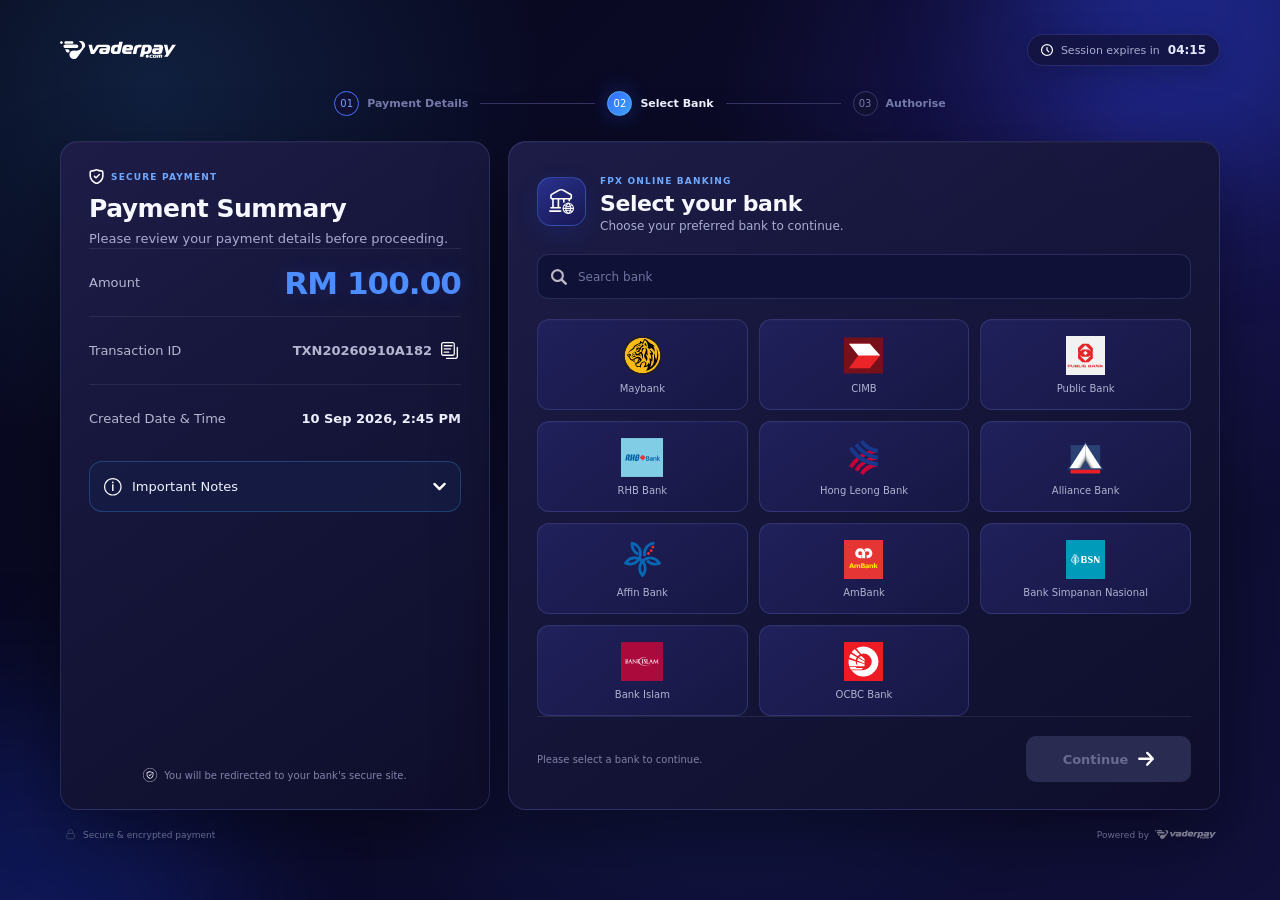
<file: index.html>
<!doctype html>
<html lang="en">
<head>
<meta charset="utf-8">
<meta name="viewport" content="width=device-width,initial-scale=1">
<title>VADERPAY — FPX Bank Selection</title>
<link rel="stylesheet" href="style.css">
</head>
<body>
<main class="page">
  <header class="topbar">
    <a class="brand" href="#" aria-label="VADERPAY">
      <img src="assets/payment_gateway/logo-vaderpay.svg" alt="VADERPAY">
    </a>
    <div class="session-pill" aria-label="Session time remaining">
      <span class="session-dot"></span>
      <span>Session expires in</span>
      <strong id="timer">04:16</strong>
    </div>
  </header>

  <div class="progress" aria-label="Payment progress">
    <div class="progress-step active"><span>01</span><b>Payment Details</b></div>
    <div class="progress-line"></div>
    <div class="progress-step current"><span>02</span><b>Select Bank</b></div>
    <div class="progress-line"></div>
    <div class="progress-step"><span>03</span><b>Authorise</b></div>
  </div>

  <section class="layout">
    <aside class="summary-card">
      <div class="eyebrow"><img src="assets/payment_gateway/icn-secure_trusted.svg" alt=""> SECURE PAYMENT</div>
      <h1>Payment Summary</h1>
      <p class="summary-sub">Please review your payment details before proceeding.</p>

      <div class="summary-row amount">
        <span>Amount</span>
        <strong>RM 100.00</strong>
      </div>
      <div class="summary-row">
        <span>Transaction ID</span>
        <strong class="transaction-value"><span id="transactionId">TXN20260910A182</span><button class="copy" id="copyBtn" type="button" aria-label="Copy transaction ID"><img src="assets/payment_gateway/copy-icon_white.svg" alt=""></button></strong>
      </div>
      <div class="summary-row">
        <span>Created Date &amp; Time</span>
        <strong>10 Sep 2026, 2:45 PM</strong>
      </div>

      <button class="important" id="importantBtn" type="button" aria-expanded="false">
        <span class="important-title"><img src="assets/bank/green-info.svg" alt="">Important Notes</span>
        <img class="dropdown-icon" src="assets/payment_gateway/icn-dropdown-w.svg" alt="">
      </button>
      <div class="important-content" id="importantContent" hidden>
        <ul>
          <li>Kindly ensure your bank account has been activated for online payment processing.</li>
          <li>Ensure that you have sufficient funds in the account.</li>
          <li>Please do not refresh your browser during the payment process.</li>
          <li>Please do not click any submit button more than once.</li>
        </ul>
      </div>

      <div class="secure-note">
        <img src="assets/payment_gateway/icn-secure.svg" alt="">
        <span>You will be redirected to your bank's secure site.</span>
      </div>
    </aside>

    <section class="bank-card">
      <div class="bank-head">
        <div class="bank-icon"><img src="assets/payment_gateway/icn-bank-w.svg" alt=""></div>
        <div>
          <span class="kicker">FPX ONLINE BANKING</span>
          <h2>Select your bank</h2>
          <p>Choose your preferred bank to continue.</p>
        </div>
      </div>

      <label class="search-box">
          <img src="assets/payment_gateway/icn-search.svg" />
        <input id="bankSearch" type="search" placeholder="Search bank" autocomplete="off" aria-label="Search bank">
      </label>

      <div class="bank-pages" id="bankPages"><div class="bank-grid" id="banks"></div></div>
      <div class="bank-dots" id="bankDots" aria-label="Bank pages"></div>
      <div class="empty-state" id="emptyState" hidden>No matching bank found.</div>

      <div class="bank-footer">
        <div class="selected-message" id="selectedMessage">Please select a bank to continue.</div>
        <button class="continue-btn" id="continueBtn" type="button" disabled>
          <span>Continue</span>
          <img src="assets/payment_gateway/icn-arrow.svg" alt="">
        </button>
      </div>
    </section>
  </section>

  <footer class="footer">
    <span><img src="assets/payment_gateway/icn-lock.svg" alt=""> Secure &amp; encrypted payment</span>
    <span>Powered by <img class="footer-logo" src="assets/payment_gateway/logo-vaderpay.svg" alt="VADERPAY"></span>
  </footer>
</main>
<script src="script.js"></script>
</body>
</html>
</file>
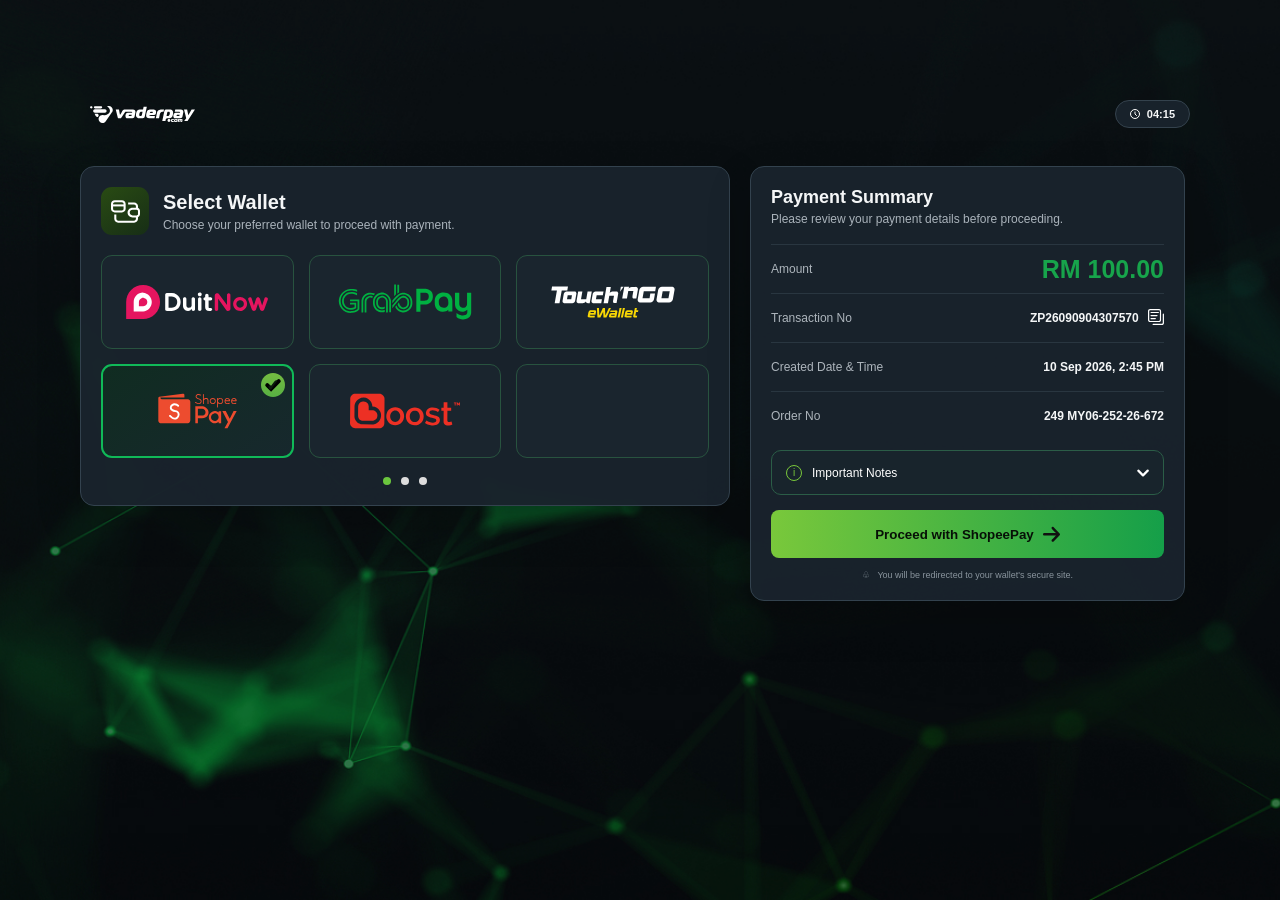
<file: index-wallet-green.html>
﻿<!doctype html>
<html lang="en">
<head>
<meta charset="utf-8">
<meta name="viewport" content="width=device-width,initial-scale=1">
<title>Select Wallet</title>
<link rel="stylesheet" href="style-green.css">
</head>
<body>
<main class="page">
  <header class="topbar">
    <img src="assets-wallet/logo-vaderpay.svg" class="vaderpay" alt="VaderPay">
    <div class="timer"><img src="assets-wallet/icn-timer.svg" alt=""><strong id="timer">04:16</strong></div>
  </header>

  <!-- WALLET SELECTION -->
  <section id="selectionView" class="selection-view">
    <section class="wallet-card">
      <div class="section-head">
        <div class="section-icon"><img src="assets-wallet/icn-wallet.svg" alt=""></div>
        <div><h1>Select Wallet</h1><p>Choose your preferred wallet to proceed with payment.</p></div>
      </div>
      <div class="wallet-grid" id="walletGrid"></div>
      <div class="dots" id="dots"></div>
    </section>

    <aside class="summary-card">
      <h2>Payment Summary</h2>
      <p class="summary-sub">Please review your payment details before proceeding.</p>
      <div class="summary-row amount"><span>Amount</span><strong>RM 100.00</strong></div>
      <div class="summary-row"><span>Transaction No</span><strong>ZP26090904307570 <button class="copy" type="button"><img src="assets-wallet/copy-icon_white.svg" alt=""></button></strong></div>
      <div class="summary-row"><span>Created Date &amp; Time</span><strong>10 Sep 2026, 2:45 PM</strong></div>
      <div class="summary-row"><span>Order No</span><strong>249 MY06-252-26-672</strong></div>
      <button class="important" id="importantBtn" type="button"><span class="important-left"><i class="info-icon">i</i><span>Important Notes</span></span><img class="dropdown-icon" src="assets-wallet/icn-dropdown-w.svg" alt=""></button>
      <div class="important-content" id="importantContent"><ul><li>Kindly ensure your wallet account is active and ready for payment.</li><li>Kindly ensure you have sufficient funds.</li><li>Please do not refresh your browser.</li><li>Please do not click any submit button more than once.</li></ul></div>
      <button class="proceed" id="proceed" type="button">Select a Wallet <img src="assets-wallet/icn-arrow.svg" alt=""></button>
      <div class="redirect">♧ &nbsp; You will be redirected to your wallet's secure site.</div>
    </aside>
  </section>

  <!-- QR VIEW -->
  <section id="qrView" class="qr-view hidden">
    <div class="qr-card">
      <div class="wallet-brand" id="walletBrand"></div>
      <div class="qr-layout">
        <div class="qr-left">
          <div class="qr-box"><img src="assets-wallet/QR.jpg" alt="Payment QR"></div>
          <p>Kindly scan the QR code below to proceed with payment.<br>Do Not Refresh!</p>
          <button class="cancel desktop-cancel" id="cancelDesktop">Cancel the transaction</button>
        </div>
        <div class="qr-right">
          <div class="merchant"><img src="assets-wallet/icn-merchant.svg" alt=""><div><small>You are paying to</small><strong>YourBrand Sdn. Bhd.</strong></div></div>
          <div class="qr-row"><span>Transaction No</span><strong>ZP26090904307570 <img src="assets-wallet/copy-icon_white.svg" alt=""></strong></div>
          <div class="qr-row"><span>Created Date &amp; Time</span><strong>10 Sep 2026, 2:45 PM</strong></div>
          <div class="qr-row"><span>Order No</span><strong>249 MY06-252-26-672</strong></div>
          <div class="qr-row amount"><span>Amount</span><strong>RM 100.00</strong></div>
          <div class="countdown"><img src="assets-wallet/icn-timer-green.svg" alt=""><div><small>Complete payment within</small><strong id="qrTimer">14:51 minutes</strong></div></div>
          <button class="cancel mobile-cancel" id="cancelMobile">Cancel the transaction</button>
        </div>
      </div>
    </div>
  </section>

  <!-- PAYMENT UNSUCCESSFUL -->
  <section id="failureView" class="failure-view hidden">
    <div class="failure-card">
      <div class="failure-brand" id="failureBrand"></div>

      <div class="failure-icon-wrap" aria-label="Payment unsuccessful">
        <div class="failure-ring ring-one"></div>
        <div class="failure-ring ring-two"></div>
        <div class="failure-icon">×</div>
      </div>

      <h1>Payment Unsuccessful</h1>
      <p>Your transaction was declined or timed out during authorization.</p>

      <button class="return-merchant" id="returnMerchant" type="button">
        Return to Merchant
      </button>
    </div>
  </section>
</main>
<script src="script-green.js"></script>
</body>
</html>
</file>
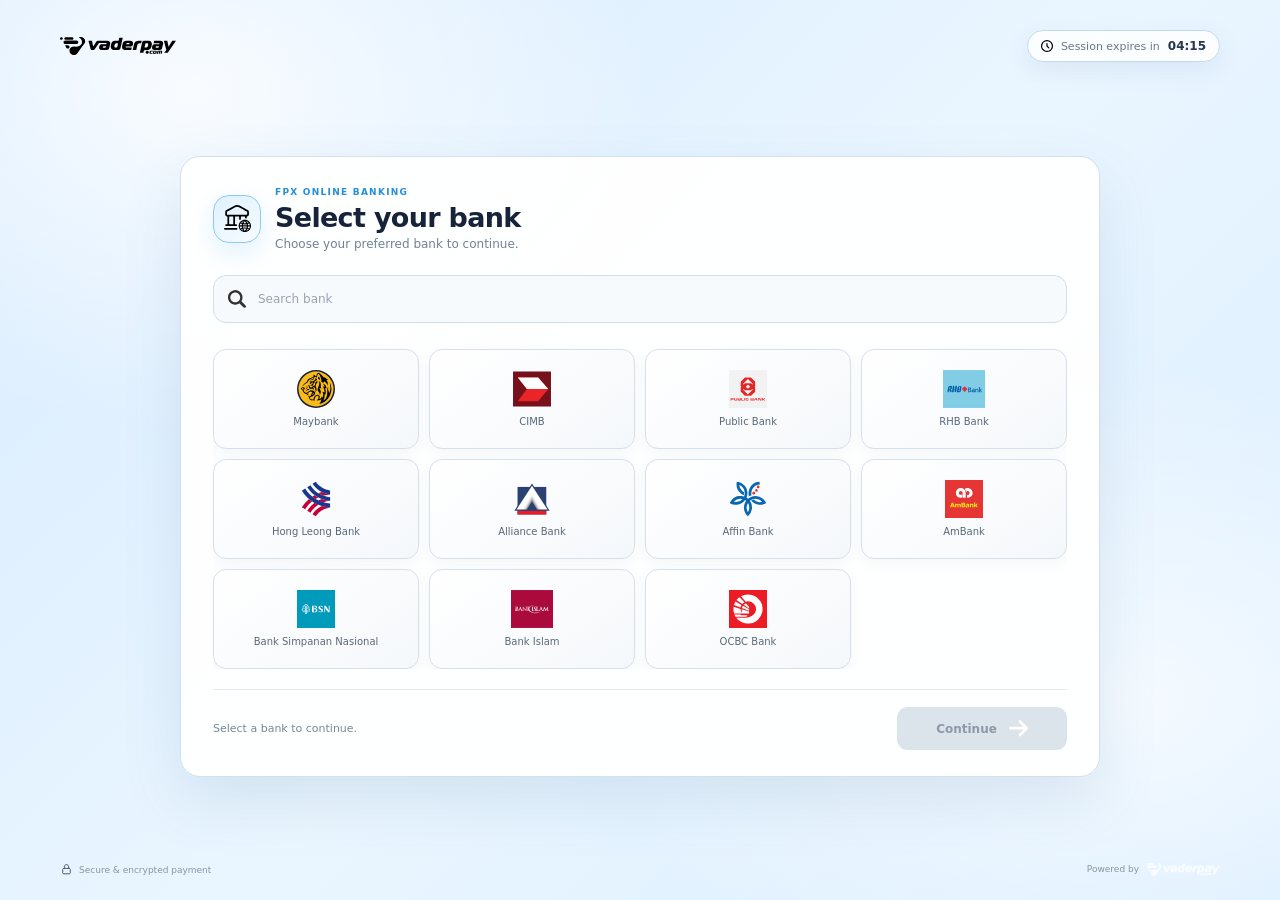
<file: indexv2.html>
﻿<!doctype html>
<html lang="en">
<head>
<meta charset="utf-8">
<meta name="viewport" content="width=device-width,initial-scale=1">
<title>VADERPAY — FPX Bank Selection</title>
<link rel="stylesheet" href="stylev2.css">
</head>
<body>
<main class="page">
  <header class="topbar">
    <a class="brand" href="#" aria-label="VADERPAY"><img src="assets/payment_gateway/logo-vaderpay.svg" alt="VADERPAY"></a>
    <div class="session-pill"><span class="session-dot"></span><span>Session expires in</span><strong id="timer">04:16</strong></div>
  </header>

  <section class="flow-shell" id="flowShell">
    <!-- STATE 1: BANK SELECTION -->
    <section class="bank-card state bank-state" id="bankState" aria-labelledby="bankTitle">
      <div class="state-head">
        <div class="bank-icon"><img src="assets/payment_gateway/icn-bank-w.svg" alt=""></div>
        <div>
          <span class="kicker">FPX ONLINE BANKING</span>
          <h1 id="bankTitle">Select your bank</h1>
          <p>Choose your preferred bank to continue.</p>
        </div>
      </div>

      <div class="search-row">
        <label class="search-box">
          <img src="assets/payment_gateway/icn-search.svg" alt="">
          <input id="bankSearch" type="search" placeholder="Search bank" autocomplete="off" aria-label="Search bank">
        </label>
      </div>

      <div class="bank-pages" id="bankPages">
        <div class="bank-grid" id="banks"></div>
      </div>
      <div class="bank-dots" id="bankDots" aria-label="Bank pages"></div>
      <div class="empty-state" id="emptyState" hidden>No matching bank found.</div>

      <div class="bank-action">
        <div class="selected-message" id="selectedMessage">Select a bank to continue.</div>
        <button class="continue-btn" id="continueBtn" type="button" disabled>
          <span id="continueLabel">Continue</span><img src="assets/payment_gateway/icn-arrow.svg" alt="">
        </button>
      </div>
    </section>

    <!-- STATE 2: PAYMENT REVIEW -->
    <section class="review-card state review-state" id="reviewState" aria-labelledby="reviewTitle" hidden>
      <div class="review-top">
        <button class="change-bank" id="changeBank" type="button"><span>←</span> Change bank</button>
        <span class="secure-badge"><img src="assets/payment_gateway/icn-secure.svg" alt=""> SECURE PAYMENT</span>
      </div>

      <div class="review-heading">
        <div class="review-icon"><img src="assets/payment_gateway/icn-bank-w.svg" alt=""></div>
        <div>
          <span class="kicker">FPX PAYMENT</span>
          <h1 id="reviewTitle">Review your payment</h1>
          <p>Please confirm your payment details before continuing.</p>
        </div>
      </div>

      <div class="review-amount">
        <span>Amount</span>
        <strong>RM 100.00</strong>
      </div>

      <div class="review-grid">
        <div class="review-row"><span>Transaction ID</span><strong class="transaction-value"><span id="transactionId">TXN20260910A182</span><button class="copy" id="copyBtn" type="button" aria-label="Copy transaction ID"><img src="assets/payment_gateway/copy-icon_white.svg" alt=""></button></strong></div>
        <div class="review-row"><span>Bank selected</span><strong class="selected-bank-value" id="reviewBank">CIMB Bank</strong></div>
        <div class="review-row"><span>Created Date &amp; Time</span><strong>10 Sep 2026, 2:45 PM</strong></div>
      </div>

      <button class="important" id="importantBtn" type="button" aria-expanded="false">
        <span class="important-title"><img src="assets/payment_gateway/icn-important.svg" alt="">Important Notes</span>
        <img class="dropdown-icon" src="assets/payment_gateway/icn-dropdown-w.svg" alt="">
      </button>
      <div class="important-content" id="importantContent" hidden>
        <ul>
          <li>Kindly ensure your bank account has been activated for online payment processing.</li>
          <li>Ensure that you have sufficient funds in the account.</li>
          <li>Please do not refresh your browser during the payment process.</li>
          <li>Please do not click any submit button more than once.</li>
        </ul>
      </div>

      <div class="review-footer">
        <div class="secure-note"><img src="assets/payment_gateway/icn-secure.svg" alt=""><span>You will be redirected to your bank's secure site.</span></div>
        <button class="proceed-btn" id="proceedBtn" type="button"><span id="proceedLabel">Proceed to CIMB</span><img src="assets/payment_gateway/icn-arrow.svg" alt=""></button>
      </div>
    </section>
  </section>

  <footer class="footer">
    <span><img src="assets/payment_gateway/icn-lock.svg" alt=""> Secure &amp; encrypted payment</span>
    <span>Powered by <img class="footer-logo" src="assets/payment_gateway/logo-vaderpay.svg" alt="VADERPAY"></span>
  </footer>
</main>
<script src="scriptv2.js"></script>
</body>
</html>
</file>
<file: style.css>
:root {
    --bg:#080820;
    --bg-2:#10103a;
    --surface:#17174a;
    --surface-2:#20205d;
    --surface-3:#111136;
    --line:#34346f;
    --line-soft:rgba(255,255,255,.08);
    --text:#f7f8ff;
    --muted:#a9acd0;
    --muted-2:#777bab;
    --blue:#356bff;
    --blue-2:#3fa7ff;
    --blue-soft:#171c52;
    --green:#27c77b;
    --gold:#ead87d;
    --radius:18px;
}

* {
    box-sizing: border-box;
}

html, body {
    margin: 0;
    min-height: 100%;
    font-family: Inter,ui-sans-serif,system-ui,-apple-system,BlinkMacSystemFont,"Segoe UI",Arial,sans-serif;
    color: var(--text);
}

body {
    background: radial-gradient(circle at 12% 10%,rgba(63,167,255,.15),transparent 28%), radial-gradient(circle at 88% 14%,rgba(82,62,255,.22),transparent 30%), radial-gradient(circle at 55% 75%,rgba(53,107,255,.11),transparent 36%), linear-gradient(135deg,#070719 0%,#0b0b2a 46%,#10103b 100%);
    overflow-x: hidden;
}

    body:before, body:after {
        content: "";
        position: fixed;
        pointer-events: none;
        z-index: -1;
        border-radius: 50%;
        filter: blur(75px);
        opacity: .42;
    }

    body:before {
        width: 360px;
        height: 360px;
        background: #253fd0;
        top: -180px;
        right: -100px;
    }

    body:after {
        width: 390px;
        height: 390px;
        background: #162a92;
        bottom: -210px;
        left: -160px;
    }

button, input {
    font: inherit;
}

button {
    cursor: pointer;
}

.page {
    width: min(1160px,calc(100% - 48px));
    margin: 0 auto;
    padding: 34px 0 28px;
    min-height: 100vh;
}

.topbar {
    display: flex;
    align-items: center;
    justify-content: space-between;
    margin-bottom: 25px;
}

.brand img {
    display: block;
    width: 116px;
    filter: brightness(0) invert(1);
}

.session-pill {
    display: flex;
    align-items: center;
    gap: 8px;
    padding: 8px 13px;
    border: 1px solid rgba(114,127,255,.22);
    background: rgba(18,18,57,.78);
    border-radius: 999px;
    color: var(--muted);
    font-size: 11px;
    box-shadow: 0 8px 30px rgba(0,0,0,.25);
    backdrop-filter: blur(12px);
}

    .session-pill strong {
        color: #e9ebff;
        font-size: 12px;
    }

.session-dot {
    width: 12px;
    height: 12px;
    background-image: url('assets/payment_gateway/icn-timer.svg');
}

.progress {
    display: flex;
    align-items: center;
    justify-content: center;
    gap: 12px;
    margin: 0 auto 25px;
    color: var(--muted-2);
    font-size: 11px;
}

.progress-step {
    display: flex;
    align-items: center;
    gap: 8px;
    white-space: nowrap;
}

    .progress-step span {
        display: grid;
        place-items: center;
        width: 25px;
        height: 25px;
        border: 1px solid #39396d;
        border-radius: 50%;
        background: #111135;
        font-size: 10px;
    }

    .progress-step.active span {
        border-color: #4e74ff;
        color: #79a1ff;
    }

    .progress-step.current {
        color: #f0f2ff;
    }

        .progress-step.current span {
            background: linear-gradient(135deg,var(--blue),var(--blue-2));
            border-color: #5aaeff;
            color: #fff;
            box-shadow: 0 0 22px rgba(53,107,255,.32);
        }

.progress-line {
    width: min(115px,10vw);
    height: 1px;
    background: #353563;
}

.layout {
    display: grid;
    grid-template-columns: minmax(0,430px) minmax(0,1fr);
    gap: 18px;
    align-items: stretch;
}

.summary-card, .bank-card {
    background: linear-gradient(145deg,rgba(29,29,72,.97),rgba(14,14,43,.98));
    border: 1px solid rgba(111,123,202,.24);
    border-radius: var(--radius);
    box-shadow: 0 24px 70px rgba(0,0,0,.4),inset 0 1px 0 rgba(255,255,255,.035);
}

.summary-card {
    padding: 27px 28px;
    display: flex;
    flex-direction: column;
    min-height: 570px;
}

.eyebrow {
    display: flex;
    align-items: center;
    gap: 7px;
    color: #6fa9ff;
    font-size: 9px;
    font-weight: 700;
    letter-spacing: .13em;
    margin-bottom: 11px;
}

    .eyebrow img {
        width: 15px;
        height: 15px;
        filter: brightness(0) invert(1);
    }

.summary-card h1 {
    font-size: 25px;
    line-height: 1.15;
    margin: 0 0 5px;
    letter-spacing: -.02em;
}

.summary-sub {
    margin: 0;
    color: var(--muted);
    font-size: 13px;
    line-height: 1.5;
}

.summary-row {
    display: flex;
    align-items: center;
    justify-content: space-between;
    gap: 18px;
    min-height: 68px;
    border-top: 1px solid var(--line-soft);
}

    .summary-row:first-of-type {
        margin-top: 22px;
    }

    .summary-row span {
        color: #b4b6d1;
        font-size: 13px;
    }

    .summary-row strong {
        font-size: 13px;
        text-align: right;
        color: #eef0ff;
        font-weight: 600;
    }

    .summary-row.amount strong {
        font-size: 31px;
        color: #4c8dff;
        letter-spacing: -.03em;
        text-shadow: 0 0 22px rgba(53,107,255,.18);
    }

.transaction-value {
    display: flex;
    align-items: center;
    gap: 6px;
}

.copy {
    border: 0;
    background: none;
    padding: 3px;
    display: inline-flex;
    align-items: center;
    justify-content: center;
    border-radius: 5px;
}

    .copy:hover {
        background: rgba(255,255,255,.07);
    }

    .copy img {
        width: 17px;
        height: 17px;
        display: block;
    }

.important {
    margin-top: 9px;
    width: 100%;
    min-height: 51px;
    border: 1px solid rgba(63,167,255,.28);
    border-radius: 13px;
    background: rgba(23,29,70,.78);
    color: #eef2ff;
    display: flex;
    align-items: center;
    justify-content: space-between;
    padding: 0 14px;
    transition: .2s ease;
}

    .important:hover, .important.open {
        border-color: #3d8fff;
        background: rgba(28,39,91,.9);
        box-shadow: 0 0 0 1px rgba(63,167,255,.05);
    }

.important-title {
    display: flex;
    align-items: center;
    gap: 10px;
    font-size: 13px;
}

    .important-title img {
        width: 18px;
        height: 18px;
        filter: brightness(0) invert(1);
    }

.dropdown-icon {
    width: 13px;
    height: 13px;
    transition: .2s ease;
}

.important.open .dropdown-icon {
    transform: rotate(180deg);
}

.important-content {
    margin-top: 0;
    padding: 12px 15px;
    background: #11143a;
    border: 1px solid rgba(63,167,255,.28);
    border-top: 0;
    border-radius: 0 0 13px 13px;
    color: #aeb3d0;
    font-size: 11px;
    line-height: 1.55;
}

    .important-content ul {
        margin: 0;
        padding-left: 17px;
    }

    .important-content li + li {
        margin-top: 5px;
    }

.secure-note {
    margin-top: auto;
    padding-top: 22px;
    display: flex;
    justify-content: center;
    align-items: center;
    gap: 7px;
    color: #8185aa;
    font-size: 10px;
    text-align: center;
}

    .secure-note img {
        width: 14px;
        height: 14px;
    }

.bank-card {
    padding: 27px 28px;
    min-height: 570px;
    display: flex;
    flex-direction: column;
}

.bank-head {
    display: flex;
    align-items: center;
    gap: 14px;
    margin-bottom: 21px;
}

.bank-icon {
    width: 49px;
    height: 49px;
    border-radius: 14px;
    display: grid;
    place-items: center;
    background: linear-gradient(145deg,#29318c,#171752);
    border: 1px solid rgba(79,127,255,.4);
    box-shadow: 0 8px 22px rgba(34,62,180,.18);
    flex: 0 0 auto;
}

    .bank-icon img {
        width: 25px;
        height: 25px;
    }

.kicker {
    font-size: 9px;
    font-weight: 700;
    letter-spacing: .13em;
    color: #6fa9ff;
}

.bank-head h2 {
    font-size: 22px;
    margin: 3px 0 3px;
    letter-spacing: -.02em;
}

.bank-head p {
    font-size: 12px;
    color: var(--muted);
    margin: 0;
}

.search-box {
    height: 45px;
    border: 1px solid rgba(102,112,181,.28);
    background: #101137;
    border-radius: 11px;
    display: flex;
    align-items: center;
    padding: 0 13px;
    gap: 9px;
    margin-bottom: 15px;
    transition: .2s ease;
}

    .search-box:focus-within {
        border-color: #4b8dff;
        box-shadow: 0 0 0 3px rgba(53,107,255,.1),0 8px 22px rgba(0,0,0,.14);
    }

    .search-box img {
        width: 16px;
        height: 16px;
        opacity: .7;
        filter: brightness(0) invert(1);
    }

    .search-box input {
        width: 100%;
        border: 0;
        outline: 0;
        background: transparent;
        color: #eef0ff;
        font-size: 12px;
    }

        .search-box input::placeholder {
            color: #6f74a1;
        }

.bank-grid {
    display: grid;
    grid-template-columns: repeat(3,minmax(0,1fr));
    gap: 11px;
}

.bank {
    min-height: 91px;
    border: 1px solid rgba(91,101,168,.32);
    border-radius: 12px;
    background: linear-gradient(145deg,#20205b,#171744);
    display: flex;
    flex-direction: column;
    align-items: center;
    justify-content: center;
    gap: 8px;
    position: relative;
    transition: .18s ease;
    cursor: pointer;
    outline: none;
    box-shadow: inset 0 1px 0 rgba(255,255,255,.02);
}

    .bank:hover {
        border-color: #4f83ff;
        transform: translateY(-1px);
        background: linear-gradient(145deg,#25256a,#1a1a4d);
        box-shadow: 0 9px 24px rgba(0,0,0,.2);
    }

    .bank:focus-visible {
        box-shadow: 0 0 0 3px rgba(63,167,255,.18);
    }

    .bank.selected {
        border: 1.5px solid #4d8fff;
        background: linear-gradient(145deg,#252c75,#1b1b55);
        box-shadow: 0 0 0 1px rgba(77,143,255,.12),0 10px 30px rgba(30,74,220,.2),0 0 22px rgba(53,107,255,.12);
    }

    .bank img.logo {
        width: 82px;
        height: 39px;
        max-width: 75%;
        object-fit: contain;
    }

.bank-name {
    font-size: 10px;
    color: #b0b3d1;
}

.bank.selected .bank-name {
    color: #f2f4ff;
}

.check {
    position: absolute;
    right: 7px;
    top: 7px;
    width: 20px;
    height: 20px;
    border-radius: 50%;
    display: none;
    align-items: center;
    justify-content: center;
    background: linear-gradient(135deg,var(--blue),var(--blue-2));
    color: #fff;
    font-size: 11px;
    font-weight: 900;
    box-shadow: 0 0 12px rgba(53,107,255,.4);
}

.bank.selected .check {
    display: flex;
}

.empty-state {
    padding: 38px 0;
    text-align: center;
    color: #7880a8;
    font-size: 12px;
}

.bank-footer {
    margin-top: auto;
    padding-top: 19px;
    border-top: 1px solid var(--line-soft);
    display: flex;
    align-items: center;
    justify-content: space-between;
    gap: 16px;
}

.selected-message {
    font-size: 10px;
    color: #7e82a7;
}

.continue-btn {
    min-width: 165px;
    height: 46px;
    border: 0;
    border-radius: 10px;
    background: linear-gradient(90deg,#315bff,#3fa7ff);
    color: #fff;
    font-weight: 800;
    font-size: 13px;
    display: inline-flex;
    align-items: center;
    justify-content: center;
    gap: 10px;
    box-shadow: 0 9px 26px rgba(53,107,255,.22);
    transition: .2s ease;
}

    .continue-btn img {
        width: 16px;
        height: 16px;
        filter: brightness(0) invert(1);
    }

    .continue-btn:disabled {
        background: #292b50;
        color: #686c91;
        box-shadow: none;
        cursor: not-allowed;
    }

    .continue-btn:not(:disabled):hover {
        transform: translateY(-1px);
        filter: saturate(1.08);
        box-shadow: 0 12px 30px rgba(53,107,255,.3);
    }

.footer {
    display: flex;
    align-items: center;
    justify-content: space-between;
    color: #65698d;
    font-size: 9px;
    padding: 18px 4px 0;
}

    .footer span {
        display: flex;
        align-items: center;
        gap: 6px;
    }

    .footer img {
        width: 13px;
        height: 13px;
        opacity: .7;
    }

.footer-logo {
    width: 61px !important;
    height: auto !important;
    filter: brightness(0) invert(1);
    opacity: .45 !important;
}

@media(max-width:900px) {
    .layout {
        grid-template-columns: 1fr;
    }

    .summary-card, .bank-card {
        min-height: auto;
    }

    .summary-card {
        order: 2;
    }

    .bank-card {
        order: 1;
    }

    .secure-note {
        margin-top: 24px;
    }
}

@media(max-width:600px) {
    .page {
        width: calc(100% - 28px);
        padding: 22px 0 20px;
    }

    .topbar {
        margin-bottom: 20px;
    }

    .brand img {
        width: 98px;
    }

    .session-pill {
        font-size: 9px;
        padding: 7px 10px;
    }

        .session-pill strong {
            font-size: 10px;
        }

    .progress {
        gap: 7px;
        margin-bottom: 18px;
        font-size: 9px;
    }

    .progress-step {
        gap: 5px;
    }

        .progress-step span {
            width: 22px;
            height: 22px;
            font-size: 8px;
        }

    .progress-line {
        width: 25px;
    }

    .summary-card, .bank-card {
        padding: 20px 17px;
        border-radius: 15px;
    }

    .bank-head {
        margin-bottom: 17px;
    }

    .bank-icon {
        width: 43px;
        height: 43px;
    }

    .bank-head h2 {
        font-size: 19px;
    }

    .bank-head p {
        font-size: 10px;
    }

    .bank-grid {
        grid-template-columns: repeat(2,minmax(0,1fr));
        gap: 9px;
    }

    .bank {
        min-height: 80px;
    }

        .bank img.logo {
            width: 76px;
            height: 34px;
        }

    .bank-name {
        font-size: 9px;
    }

    .bank-footer {
        display: block;
    }

    .selected-message {
        text-align: center;
        margin-bottom: 11px;
    }

    .continue-btn {
        width: 100%;
    }

    .summary-card h1 {
        font-size: 22px;
    }

    .summary-sub {
        font-size: 11px;
    }

    .summary-row {
        min-height: 59px;
    }

        .summary-row span {
            font-size: 11px;
        }

        .summary-row strong {
            font-size: 11px;
        }

        .summary-row.amount strong {
            font-size: 25px;
        }

    .footer {
        display: block;
        text-align: center;
        line-height: 1.7;
    }

        .footer span {
            justify-content: center;
            margin-top: 4px;
        }
}

@media(max-width:370px) {
    .progress-step b {
        display: none;
    }

    .progress-line {
        width: 38px;
    }
}

/* Bank paging / responsive grid */
.bank-pages {
    overflow: hidden;
    width: 100%;
    min-width: 0;
}

.bank-pages .bank-grid {
    display: block;
    width: 100%;
    min-width: 0;
    margin-top: 5px;
}

.bank-page {
    display: grid;
    width: 100%;
    min-width: 0;
    grid-template-columns: repeat(3,minmax(0,1fr));
    gap: 11px;
}

.bank-page .bank {
    width: 100%;
}

.bank-dots {
    display: none;
    align-items: center;
    justify-content: center;
    gap: 6px;
    margin-top: 13px;
}

.bank-dot {
    width: 6px;
    height: 6px;
    padding: 0;
    border: 0;
    border-radius: 50%;
    background: #4a4d78;
    cursor: pointer;
    transition: .2s ease;
}

.bank-dot.active {
    width: 18px;
    border-radius: 10px;
    background: linear-gradient(90deg,#315bff,#3fa7ff);
    box-shadow: 0 0 10px rgba(53,107,255,.35);
}

@media(max-width:600px) {
    .bank-pages.paged-mobile .bank-grid {
        display: flex;
        width: 100%;
        min-width: 0;
        transform: translateX(0);
        will-change: transform;
    }

    .bank-pages.paged-mobile .bank-page {
        flex: 0 0 100%;
        width: 100%;
        grid-template-columns: repeat(3,minmax(0,1fr));
        gap: 8px;
    }

    .bank-pages.search-results .bank-grid {
        display: grid;
        transform: none !important;
    }

    .bank-pages.search-results .bank-page {
        grid-template-columns: repeat(2,minmax(0,1fr));
    }

    .bank-dots:not([hidden]) {
        display: flex;
    }

    .bank-page .bank {
        min-height: 78px;
    }

    .bank-page .bank img.logo {
        width: 70px;
        height: 31px;
    }
}
</file>
<file: style-green.css>
:root {
    --green:#18a34a;
    --green2:#79c83b;
    --panel:#19232c;
    --panel2:#101820;
    --line:#30404b;
    --text:#f4f6f7;
    --muted:#aab3bb;
}

* {
    box-sizing: border-box;
}

html, body {
    margin: 0;
    min-height: 100%;
    font-family: Arial,Helvetica,sans-serif;
    color: var(--text);
}

body {
    background: #080c0d url("assets-wallet/bg-green.jpg") center/cover fixed no-repeat;
}

.page {
    min-height: 100vh;
    background: rgba(4,8,9,.16);
}

.topbar {
    width: 1100px;
    max-width: calc(100% - 48px);
    margin: 0 auto;
    padding: 100px 0 38px;
    display: flex;
    justify-content: space-between;
    align-items: center;
}

.vaderpay {
    width: 105px;
    filter: brightness(0) invert(1);
}

.timer {
    background: #18222b;
    border: 1px solid #34424d;
    border-radius: 20px;
    padding: 7px 14px;
    display: flex;
    align-items: center;
    gap: 7px;
    font-size: 11px;
}

    .timer img {
        width: 10px;
        height: 10px;
        filter: brightness(0) invert(1);
    }

    .timer strong {
        font-size: 11px;
    }

.selection-view {
    width: 1120px;
    max-width: calc(100% - 48px);
    margin: 0 auto;
    display: grid;
    grid-template-columns: 650px 435px;
    gap: 20px;
    align-items: start;
}

.wallet-card, .summary-card, .qr-card {
    background: rgba(25,35,44,.96);
    border: 1px solid #33424e;
    border-radius: 14px;
    box-shadow: 0 18px 45px rgba(0,0,0,.18);
}

.wallet-card {
    padding: 20px;
}

.section-head {
    display: flex;
    align-items: center;
    gap: 14px;
    margin-bottom: 20px;
}

.section-icon {
    width: 48px;
    height: 48px;
    border-radius: 11px;
    background: linear-gradient(145deg,#294b13,#172e16);
    display: grid;
    place-items: center;
}

    .section-icon img {
        width: 29px;
        height: 29px;
        filter: brightness(0) invert(1);
    }

.section-head h1 {
    font-size: 20px;
    margin: 0 0 4px;
}

.section-head p {
    font-size: 12px;
    color: var(--muted);
    margin: 0;
}

.wallet-grid {
    display: grid;
    grid-template-columns: repeat(3,minmax(0,1fr));
    gap: 15px;
}

.wallet {
    height: 94px;
    border: 1px solid #28533f;
    border-radius: 11px;
    background: #1a252e;
    display: flex;
    align-items: center;
    justify-content: center;
    position: relative;
    cursor: pointer;
}

    .wallet:hover {
        border-color: #3bc76c;
    }

    .wallet.selected {
        border: 2px solid #10b958;
        background: linear-gradient(145deg,#102c21,#17282d);
    }

    .wallet img {
        max-width: 84%;
        max-height: 58px;
        object-fit: contain;
    }

    .wallet .check {
        position: absolute;
        right: 7px;
        top: 7px;
        width: 24px;
        height: 24px;
        background-image: url('assets-wallet/tick-green.svg');
        color: #0b1b0d;
        display: none;
        align-items: center;
        justify-content: center;
        font-weight: 900;
    }

    .wallet.selected .check {
        display: flex;
    }

.dots {
    display: flex;
    justify-content: center;
    gap: 10px;
    margin-top: 19px;
}

    .dots button {
        width: 8px;
        height: 8px;
        border: 0;
        border-radius: 50%;
        padding: 0;
        background: #ddd;
    }

        .dots button.active {
            background: #6bc63e;
        }

.summary-card {
    padding: 20px;
}

    .summary-card h2 {
        font-size: 18px;
        margin: 0 0 4px;
    }

.summary-sub {
    font-size: 12px;
    color: var(--muted);
    margin: 0 0 18px;
}

.summary-row {
    min-height: 49px;
    border-top: 1px solid #293640;
    display: flex;
    align-items: center;
    justify-content: space-between;
    gap: 12px;
}

    .summary-row span {
        font-size: 12px;
        color: #adb5bc;
    }

    .summary-row strong {
        font-size: 12px;
        text-align: right;
    }

    .summary-row.amount strong {
        font-size: 25px;
        color: #17a44b;
    }

.copy {
    border: 0;
    background: none;
    padding: 0 0 0 6px;
    vertical-align: middle;
}

    .copy img {
        width: 16px;
        height: 16px;
    }

.important {
    width: 100%;
    height: 45px;
    margin-top: 10px;
    border: 1px solid #2b5d47;
    border-radius: 10px;
    background: #18242c;
    color: #fff;
    display: flex;
    align-items: center;
    justify-content: space-between;
    padding: 0 14px;
    cursor: pointer;
}

.important-left {
    display: flex;
    align-items: center;
    gap: 10px;
}

    .important-left .info-icon {
        width: 16px;
        height: 16px;
        border: 1px solid #79c83b;
        border-radius: 50%;
        display: grid;
        place-items: center;
        color: #79c83b;
        font-style: normal;
        font-size: 10px;
        line-height: 1;
    }

    .important-left span {
        font-size: 12px;
    }

.dropdown-icon {
    width: 12px;
    height: 12px;
    transition: .2s;
}

.important.open .dropdown-icon {
    transform: rotate(180deg);
}

.important-content {
    display: none;
    background: #121b21;
    border: 1px solid #2b5d47;
    border-top: 0;
    border-radius: 0 0 10px 10px;
    padding: 10px 14px;
    color: #aeb6bd;
    font-size: 10px;
    line-height: 1.45;
}

    .important-content.open {
        display: block;
    }

    .important-content ul {
        margin: 0;
        padding-left: 16px;
    }

    .important-content li {
        margin-bottom: 5px;
    }

.proceed {
    width: 100%;
    height: 48px;
    margin-top: 15px;
    border: 0;
    border-radius: 8px;
    background: linear-gradient(90deg,#79c83b,#159f49);
    font-weight: 700;
    color: #071007;
    cursor: pointer;
    display: flex;
    align-items: center;
    justify-content: center;
    gap: 9px;
}

    .proceed img {
        width: 17px;
        height: 17px;
    }

.redirect {
    text-align: center;
    color: #89949d;
    font-size: 9px;
    margin-top: 12px;
}

.hidden {
    display: none !important;
}

.qr-view {
    width: 100%;
    display: flex;
    justify-content: center;
    margin-top: 46px;
}

.qr-card {
    width: 770px;
    min-height: 598px;
    padding: 30px;
}

.wallet-brand {
    height: 52px;
    display: flex;
    justify-content: center;
    margin-bottom: 48px;
}

    .wallet-brand img {
        max-width: 145px;
        max-height: 52px;
        object-fit: contain;
    }

.qr-layout {
    display: grid;
    grid-template-columns: 310px 1fr;
    gap: 30px;
    align-items: start;
}

.qr-left {
    text-align: center;
}

.qr-box {
    width: 250px;
    height: 250px;
    background: #fff;
    border-radius: 13px;
    margin: 0 auto;
    padding: 10px;
}

    .qr-box img {
        width: 100%;
        height: 100%;
        object-fit: cover;
    }

.qr-left p {
    font-size: 11px;
    color: #c1c7cc;
    line-height: 1.1;
    margin: 16px 0 30px;
}

.qr-right {
    padding-top: 4px;
}

.merchant {
    display: flex;
    align-items: center;
    gap: 12px;
    border-bottom: 1px solid #293640;
    padding-bottom: 24px;
    margin-bottom: 0;
}

    .merchant img {
        width: 28px;
        height: 28px;
    }

    .merchant small {
        display: block;
        font-size: 9px;
        color: #9da6ad;
        margin-bottom: 4px;
    }

    .merchant strong {
        display: block;
        font-size: 13px;
    }

.qr-row {
    min-height: 55px;
    border-bottom: 1px solid #293640;
    display: flex;
    align-items: center;
    justify-content: space-between;
    gap: 12px;
}

    .qr-row span {
        font-size: 11px;
        color: #adb5bc;
    }

    .qr-row strong {
        font-size: 11px;
        text-align: right;
    }

        .qr-row strong img {
            width: 14px;
            height: 14px;
            margin-left: 6px;
            vertical-align: middle;
        }

    .qr-row.amount strong {
        font-size: 27px;
        color: #18a34b;
    }

.countdown {
    margin-top: 21px;
    border: 1px solid #30404b;
    border-radius: 13px;
    height: 74px;
    display: flex;
    align-items: center;
    gap: 13px;
    padding: 0 17px;
}

    .countdown img {
        width: 23px;
        height: 23px;
    }

    .countdown small {
        display: block;
        font-size: 9px;
        color: #a5adb5;
        margin-bottom: 3px;
    }

    .countdown strong {
        display: block;
        color: #18a34b;
        font-size: 20px;
    }

.cancel {
    border: 0;
    border-radius: 8px;
    background: linear-gradient(90deg,#79c83b,#159f49);
    height: 47px;
    font-weight: 700;
    color: #061007;
    cursor: pointer;
}

.desktop-cancel {
    width: 250px;
}

.mobile-cancel {
    display: none;
}

@media(max-width:900px) and (min-width:768px) {
    .selection-view {
        grid-template-columns: minmax(0,1fr) 360px;
    }

    .wallet-grid {
        gap: 11px;
    }
}

@media(max-width:767px) {
    body {
        background-attachment: scroll;
        background-position: center top;
    }

    .topbar {
        width: calc(100% - 50px);
        max-width: none;
        padding: 28px 0 24px;
    }

    .vaderpay {
        width: 96px;
    }

    .timer {
        padding: 6px 12px;
    }

    .selection-view {
        width: calc(100% - 50px);
        max-width: none;
        display: flex;
        flex-direction: column;
        gap: 13px;
    }

    .wallet-card, .summary-card {
        width: 100%;
    }

    .wallet-card {
        padding: 17px;
    }

    .section-head {
        gap: 12px;
        margin-bottom: 17px;
    }

    .section-icon {
        width: 43px;
        height: 43px;
    }

    .section-head h1 {
        font-size: 18px;
    }

    .section-head p {
        font-size: 11px;
        line-height: 1.4;
    }

    .wallet-grid {
        grid-template-columns: repeat(2,minmax(0,1fr));
        gap: 10px;
    }

    .wallet {
        height: 72px;
    }

        .wallet img {
            max-height: 45px;
        }

    .dots {
        margin-top: 12px;
    }

    .summary-card {
        padding: 16px;
    }

        .summary-card h2 {
            font-size: 18px;
        }

    .summary-sub {
        font-size: 11px;
        margin-bottom: 13px;
    }

    .summary-row {
        min-height: 49px;
    }

        .summary-row span {
            font-size: 10px;
        }

        .summary-row strong {
            font-size: 10px;
        }

        .summary-row.amount strong {
            font-size: 21px;
        }

    .important {
        height: 45px;
    }

    .proceed {
        height: 47px;
    }

    .redirect {
        font-size: 8px;
    }

    .qr-view {
        padding: 0 0 30px;
    }

    .qr-card {
        width: 398px;
        max-width: calc(100% - 68px);
        min-height: 873px;
        padding: 30px;
    }

    .wallet-brand {
        height: 50px;
        margin-bottom: 18px;
    }

        .wallet-brand img {
            max-width: 145px;
            max-height: 50px;
        }

    .qr-layout {
        display: flex;
        flex-direction: column;
        gap: 0;
    }

    .qr-left {
        width: 100%;
    }

    .qr-box {
        width: 250px;
        height: 250px;
        padding: 15px;
    }

    .qr-left p {
        margin: 16px 0 34px;
        font-size: 11px;
    }

    .qr-right {
        width: 100%;
        padding: 0;
    }

    .merchant {
        padding-bottom: 25px;
    }

    .qr-row {
        min-height: 55px;
    }

        .qr-row span {
            font-size: 11px;
        }

        .qr-row strong {
            font-size: 11px;
        }

        .qr-row.amount strong {
            font-size: 27px;
        }

    .countdown {
        height: 60px;
        margin-top: 20px;
    }

        .countdown strong {
            font-size: 19px;
        }

    .desktop-cancel {
        display: none;
    }

    .mobile-cancel {
        display: block;
        width: 100%;
        margin-top: 20px;
    }
}

@media(max-width:380px) {
    .topbar, .selection-view {
        width: calc(100% - 48px);
    }

    .qr-card {
        max-width: calc(100% - 30px);
    }
}

/* Payment Unsuccessful */
.failure-view {
    width: 100%;
    display: flex;
    justify-content: center;
    margin-top: 46px;
}

.failure-card {
    width: 770px;
    min-height: 520px;
    padding: 45px 50px 55px;
    background: rgba(25,35,44,.96);
    border: 1px solid #33424e;
    border-radius: 18px;
    box-shadow: 0 18px 45px rgba(0,0,0,.25);
    text-align: center;
}

.failure-brand {
    height: 52px;
    display: flex;
    justify-content: center;
    align-items: center;
    margin-bottom: 48px;
}

    .failure-brand img {
        max-width: 155px;
        max-height: 52px;
        object-fit: contain;
    }

.failure-icon-wrap {
    width: 170px;
    height: 170px;
    margin: 0 auto 28px;
    position: relative;
    display: grid;
    place-items: center;
}

.failure-icon {
    width: 90px;
    height: 90px;
    border-radius: 50%;
    background: #f44343;
    color: #fff;
    display: grid;
    place-items: center;
    font-size: 52px;
    font-weight: 300;
    line-height: 1;
    position: relative;
    z-index: 3;
    box-shadow: 0 0 28px rgba(244,67,67,.22);
    animation: failurePulse 1.5s ease-in-out infinite;
}

.failure-ring {
    position: absolute;
    width: 148px;
    height: 148px;
    border: 2px solid rgba(244,67,67,.24);
    border-radius: 50%;
    transform: rotate(0deg);
}

.ring-one {
    animation: failureRing 2.2s linear infinite;
}

.ring-two {
    width: 170px;
    height: 170px;
    border-color: rgba(244,67,67,.10);
    animation: failureRingReverse 3s linear infinite;
}

.failure-card h1 {
    margin: 0 0 14px;
    font-size: 25px;
}

.failure-card p {
    margin: 0 auto 23px;
    color: #f0f2f4;
    font-size: 15px;
    line-height: 1.5;
    max-width: 650px;
}

.return-merchant {
    width: 400px;
    max-width: 100%;
    height: 48px;
    border: 0;
    border-radius: 24px;
    background: linear-gradient(90deg,#79c83b,#159f49);
    color: #061007;
    font-weight: 700;
    cursor: pointer;
}

@keyframes failurePulse {
    0%,100% {
        transform: scale(1);
        box-shadow: 0 0 24px rgba(244,67,67,.18);
    }

    50% {
        transform: scale(1.07);
        box-shadow: 0 0 42px rgba(244,67,67,.34);
    }
}

@keyframes failureRing {
    from {
        transform: rotate(0deg) scale(.92);
        opacity: .45;
    }

    50% {
        transform: rotate(180deg) scale(1.02);
        opacity: .18;
    }

    to {
        transform: rotate(360deg) scale(.92);
        opacity: .45;
    }
}

@keyframes failureRingReverse {
    from {
        transform: rotate(360deg) scale(1);
        opacity: .2;
    }

    50% {
        transform: rotate(180deg) scale(.92);
        opacity: .08;
    }

    to {
        transform: rotate(0deg) scale(1);
        opacity: .2;
    }
}

@media(max-width:767px) {
    .failure-view {
        margin-top: 0;
        padding: 0 0 30px;
    }

    .failure-card {
        width: calc(100% - 100px);
        min-height: 520px;
        padding: 40px 22px 38px;
        border-radius: 17px;
    }

    .failure-brand {
        height: 50px;
        margin-bottom: 42px;
    }

        .failure-brand img {
            max-width: 145px;
            max-height: 50px;
        }

    .failure-icon-wrap {
        width: 145px;
        height: 145px;
        margin-bottom: 26px;
    }

    .failure-icon {
        width: 82px;
        height: 82px;
        font-size: 46px;
    }

    .failure-ring {
        width: 128px;
        height: 128px;
    }

    .ring-two {
        width: 145px;
        height: 145px;
    }

    .failure-card h1 {
        font-size: 22px;
    }

    .failure-card p {
        font-size: 12px;
        line-height: 1.45;
    }

    .return-merchant {
        height: 47px;
        font-size: 13px;
    }
}
</file>
<file: stylev2.css>
:root {
    --bg:#0b1224;
    --bg2:#111a33;
    --surface:#151f38;
    --surface2:#1d2a4a;
    --line:#3b4a68;
    --line-soft:rgba(255,255,255,.10);
    --text:#ffffff;
    --muted:#aeb7c8;
    --muted2:#7e899d;
    --blue:#4169e1;
    --blue2:#6f98ff;
    --grey:#8b95a6;
    --white:#ffffff;
    --radius:20px;
}

* {
    box-sizing: border-box;
}

html, body {
    margin: 0;
    min-height: 100%;
    font-family: Inter,ui-sans-serif,system-ui,-apple-system,BlinkMacSystemFont,"Segoe UI",Arial,sans-serif;
    color: var(--text);
}

body {
    background: radial-gradient(ellipse at 15% 10%, rgba(255, 255, 255, .82), transparent 30%), radial-gradient(ellipse at 88% 78%, rgba(255, 255, 255, .68), transparent 34%), linear-gradient(135deg, #072039 0%, #ffffff 52%, #d9edff 100%);   
     overflow-x: hidden;
}

    body:before, body:after {
        content: "";
        position: fixed;
        pointer-events: none;
        z-index: -1;
        border-radius: 50%;
        filter: blur(75px);
        opacity: .42;
    }

    body:before {
        width: 360px;
        height: 360px;
        background: #4169e1;
        top: -180px;
        right: -100px;
    }

    body:after {
        width: 390px;
        height: 390px;
        background: #243a78;
        bottom: -210px;
        left: -160px;
    }

button, input {
    font: inherit;
}

button {
    cursor: pointer;
}

.page {
    width: min(1160px,calc(100% - 48px));
    margin: 0 auto;
    padding: 30px 0 24px;
    min-height: 100vh;
    display: flex;
    flex-direction: column;
}

.topbar {
    display: flex;
    align-items: center;
    justify-content: space-between;
    margin-bottom: 26px;
}

.brand img {
    display: block;
    width: 116px;
    filter: brightness(0) invert(0);
}

.session-pill {
    display: flex;
    align-items: center;
    gap: 8px;
    padding: 8px 13px;
    border: 1px solid rgba(65,105,225,.30);
    background: rgba(17,26,51,.86);
    border-radius: 999px;
    color: var(--muted);
    font-size: 11px;
    box-shadow: 0 8px 30px rgba(0,0,0,.25);
    backdrop-filter: blur(12px);
}

    .session-pill strong {
        color: #ffffff;
        font-size: 12px;
    }

.session-dot {
    width: 12px;
    height: 12px;
    background: url('assets/payment_gateway/icn-timer.svg') center/contain no-repeat;
    filter: brightness(0) invert(0);
}

.flow-shell {
    flex: 1;
    display: flex;
    align-items: center;
    justify-content: center;
}

.state {
    width: min(920px,100%);
    background: linear-gradient(145deg,rgba(21,31,56,.98),rgba(11,18,36,.99));
    border: 1px solid rgba(107,127,166,.30);
    border-radius: var(--radius);
    box-shadow: 0 30px 90px rgba(0,0,0,.42),inset 0 1px 0 rgba(255,255,255,.035);
    animation: stateIn .3s ease;
}

    .state[hidden] {
        display: none;
    }

@keyframes stateIn {
    from {
        opacity: 0;
        transform: translateY(8px);
    }

    to {
        opacity: 1;
        transform: none;
    }
}

.bank-state {
    padding: 30px 32px 26px;
}

.state-head, .review-heading {
    display: flex;
    align-items: center;
    gap: 14px;
}

.bank-icon, .review-icon {
    width: 48px;
    height: 48px;
    border-radius: 16px;
    border: 1px solid rgba(65,105,225,.60);
    background: linear-gradient(145deg,#243d83,#16213d);
    display: grid;
    place-items: center;
    box-shadow: 0 12px 28px rgba(65,105,225,.20);
    flex: 0 0 auto;
}

    .bank-icon img {
        width: 27px;
        height: 27px;
            filter: brightness(0) invert(0);
    }

.kicker {
    display: block;
    color: #8fb0ff;
    font-size: 9px;
    font-weight: 800;
    letter-spacing: .14em;
    margin-bottom: 5px;
}

.state h1 {
    font-size: 27px;
    line-height: 1.15;
    margin: 0 0 4px;
    letter-spacing: -.025em;
}

.state-head p, .review-heading p {
    margin: 0;
    color: var(--muted);
    font-size: 12px;
}

.search-row {
    margin-top: 24px;
}

.search-box {
    display: flex;
    align-items: center;
    gap: 10px;
    width: 100%;
    height: 48px;
    border: 1px solid #34425f;
    border-radius: 13px;
    background: #0f172b;
    padding: 0 14px;
    transition: .2s ease;
}

    .search-box:focus-within {
        border-color: #4e8bff;
        box-shadow: 0 0 0 3px rgba(53,107,255,.1);
    }

    .search-box img {
        width: 18px;
        height: 18px;
        opacity: .8;
            filter: brightness(0) invert(0);
    }

    .search-box input {
        width: 100%;
        border: 0;
        outline: 0;
        background: transparent;
        color: #ffffff;
        font-size: 12px;
    }

        .search-box input::placeholder {
            color: #7e899d;
        }

.bank-pages {
    overflow: hidden;
    width: 100%;
    min-width: 0;
    margin-top: 16px;
}

.bank-grid {
    display: grid;
    grid-template-columns: repeat(1,minmax(0,1fr));
    gap: 10px;
    width: 100%;
        margin-top: 10px;
}

.bank-page {
    display: grid;
    grid-template-columns: repeat(4,minmax(0,1fr));
    gap: 10px;
    width: 100%;
    flex: 0 0 100%;
}

.bank {
    position: relative;
    min-height: 100px;
    border: 1px solid #3a4862;
    border-radius: 13px;
    background: linear-gradient(145deg,#1c2948,#16213a);
    color: #f5f7fb;
    display: flex;
    flex-direction: column;
    align-items: center;
    justify-content: center;
    gap: 8px;
    padding: 12px 7px;
    transition: .18s ease;
}

    .bank:hover {
        border-color: #526cff;
        transform: translateY(-1px);
        background: linear-gradient(145deg,#24276b,#1c2057);
    }

    .bank.selected {
        border-color: #4169e1;
        background: linear-gradient(145deg,#202d78,#1a315f);
        box-shadow: 0 0 0 1px rgba(65,105,225,.30),0 0 24px rgba(65,105,225,.20);
    }

    .bank img.logo {
        width: 68px;
        height: 38px;
        object-fit: contain;
    }

.bank-name {
    font-size: 10px;
    text-align: center;
    line-height: 1.2;
    color: #c2cad7;
    max-width: 96%;
}

.check {
    position: absolute;
    right: 7px;
    top: 7px;
    width: 19px;
    height: 19px;
    border-radius: 50%;
    display: grid;
    place-items: center;
    background: linear-gradient(135deg,#356bff,#6f98ff);
    color: #fff;
    font-size: 11px;
    opacity: 0;
    transform: scale(.7);
    transition: .18s;
}

.bank.selected .check {
    opacity: 1;
    transform: scale(1);
}

.bank-dots {
    display: none;
    align-items: center;
    justify-content: center;
    gap: 6px;
    margin-top: 13px;
}

.bank-dot {
    width: 6px;
    height: 6px;
    padding: 0;
    border: 0;
    border-radius: 50%;
    background: #59657a;
}

    .bank-dot.active {
        width: 18px;
        border-radius: 10px;
        background: linear-gradient(90deg,#4169e1,#6f98ff);
        box-shadow: 0 0 10px rgba(65,105,225,.35);
    }

.empty-state {
    padding: 32px;
    text-align: center;
    color: var(--muted);
    font-size: 12px;
}

.bank-action {
    display: flex;
    align-items: center;
    justify-content: space-between;
    gap: 18px;
    margin-top: 20px;
    padding-top: 17px;
    border-top: 1px solid var(--line-soft);
}

.selected-message {
    color: #8d98aa;
    font-size: 11px;
}

.continue-btn, .proceed-btn {
    border: 0;
    border-radius: 11px;
    min-width: 170px;
    height: 43px;
    padding: 0 20px;
    display: inline-flex;
    align-items: center;
    justify-content: center;
    gap: 12px;
    background: linear-gradient(90deg,#4169e1,#6f98ff);
    color: #fff;
    font-weight: 800;
    font-size: 12px;
    box-shadow: 0 12px 26px rgba(65,105,225,.20);
    transition: .2s;
}

    .continue-btn:hover:not(:disabled), .proceed-btn:hover {
        filter: brightness(1.07);
        transform: translateY(-1px);
    }

    .continue-btn:disabled {
        background: #313c52;
        color: #a0a9b8;
        box-shadow: none;
        cursor: not-allowed;
    }

    .continue-btn img, .proceed-btn img {
        width: 19px;
        filter: brightness(0) invert(1);
    }

.review-state {
    padding: 27px 31px 24px;
}

.review-top {
    display: flex;
    align-items: center;
    justify-content: space-between;
    margin-bottom: 22px;
}

.change-bank {
    border: 0;
    background: transparent;
    color: #9ea3cc;
    font-size: 11px;
    padding: 5px 0;
    display: flex;
    gap: 7px;
    align-items: center;
}

    .change-bank:hover {
        color: #fff;
    }

.secure-badge {
    display: flex;
    align-items: center;
    gap: 7px;
    color: #9bb6f2;
    font-size: 9px;
    font-weight: 800;
    letter-spacing: .13em;
}

    .secure-badge img {
        width: 15px;
        filter: brightness(0) invert(1);
    }

.review-icon {
    background: linear-gradient(145deg,#29458e,#16213d);
    border-color: #5575c8;
}

    .review-icon img {
        width: 25px;
        filter: brightness(0) invert(0);
    }

.review-heading {
    margin-bottom: 20px;
}

.review-amount {
    border: 1px solid rgba(65,105,225,.32);
    border-radius: 14px;
    background: linear-gradient(135deg,rgba(30,50,98,.55),rgba(13,22,41,.75));
    padding: 18px 20px;
    display: flex;
    align-items: center;
    justify-content: space-between;
    gap: 20px;
    margin-bottom: 3px;
}

    .review-amount span {
        font-size: 12px;
        color: #b8c0ce;
    }

    .review-amount strong {
        font-size: 30px;
        color: #6f98ff;
        letter-spacing: -.03em;
    }

.review-grid {
    border-top: 1px solid var(--line-soft);
}

.review-row {
    min-height: 61px;
    border-bottom: 1px solid var(--line-soft);
    display: flex;
    align-items: center;
    justify-content: space-between;
    gap: 20px;
}

    .review-row > span {
        font-size: 12px;
        color: #aeb7c8;
    }

    .review-row > strong {
        font-size: 12px;
        color: #ffffff;
        text-align: right;
    }

.selected-bank-value {
    color: #7fa6ff !important;
}

.transaction-value {
    display: flex;
    align-items: center;
    gap: 6px;
}

.copy {
    border: 0;
    background: none;
    padding: 3px;
    display: inline-flex;
    border-radius: 5px;
}

    .copy:hover {
        background: rgba(255,255,255,.07);
    }

    .copy img {
        width: 16px;
        height: 16px;
            filter: brightness(0) invert(0);
    }

.important {
    margin-top: 15px;
    width: 100%;
    min-height: 51px;
    border: 1px solid rgba(65,105,225,.32);
    border-radius: 13px;
    background: rgba(23,34,58,.88);
    color: #eef2ff;
    display: flex;
    align-items: center;
    justify-content: space-between;
    padding: 0 14px;
}

    .important:hover {
        border-color: rgba(65,105,225,.55);
    }

.important-title {
    display: flex;
    align-items: center;
    gap: 9px;
    font-size: 12px;
}

    .important-title img {
        width: 17px;
        height: 17px;
            filter: brightness(0) invert(0);
    }

.dropdown-icon {
    width: 17px;
    transition: .2s;
        filter: brightness(0) invert(0);
}

.important.open .dropdown-icon {
    transform: rotate(180deg);
}

.important-content {
    border: 1px solid var(--line-soft);
    border-top: 0;
    border-radius: 0 0 13px 13px;
    background: rgba(10,17,31,.80);
    padding: 4px 17px 12px;
    color: #aeb7c8;
    font-size: 11px;
    line-height: 1.6;
}

    .important-content ul {
        margin: 8px 0 0;
        padding-left: 18px;
    }

.review-footer {
    display: flex;
    align-items: center;
    justify-content: space-between;
    gap: 20px;
    margin-top: 20px;
}

.secure-note {
    display: flex;
    align-items: center;
    gap: 7px;
    color: #8d98aa;
    font-size: 10px;
}

    .secure-note img {
        width: 15px;
        opacity: .9;
    }

.footer {
    display: flex;
    justify-content: space-between;
    align-items: center;
    margin-top: 18px;
    color: #727d90;
    font-size: 9px;
}

    .footer span {
        display: flex;
        align-items: center;
        gap: 6px;
    }

    .footer img {
        width: 13px;
        height: 13px;
    }

.footer-logo {
    width: 75px !important;
    height: auto !important;
    filter: brightness(0) invert(1);
    opacity: .75;
        filter: brightness(0) invert(0);
}

@media(max-width:820px) {
    .page {
        width: min(100% - 28px,560px);
        padding-top: 22px;
    }

    .topbar {
        margin-bottom: 20px;
    }

    .flow-shell {
        align-items: flex-start;
    }

    .bank-state {
        padding: 22px 17px 18px;
    }

    .state h1 {
        font-size: 21px;
    }

    .bank-grid {
        grid-template-columns: repeat(3,minmax(0,1fr));
        gap: 8px;
    }

    .bank-page {
        grid-template-columns: repeat(3,minmax(0,1fr));
        gap: 8px;
    }

    .bank-pages.paged-mobile .bank-grid {
        display: flex;
        grid-template-columns: none;
        will-change: transform;
        transition: transform .28s ease;
    }

    .bank-pages.paged-mobile .bank-page {
        flex: 0 0 100%;
        width: 100%;
    }

    .bank-pages.search-results .bank-grid {
        display: grid;
        grid-template-columns: repeat(2,minmax(0,1fr));
        transform: none !important;
    }

    .bank-dots:not([hidden]) {
        display: flex;
    }

    .bank {
        min-height: 82px;
    }

        .bank img.logo {
            width: 63px;
            height: 31px;
        }

    .bank-name {
        font-size: 9px;
    }

    .bank-action {
        display: block;
    }

    .selected-message {
        text-align: center;
        margin-bottom: 10px;
    }

    .continue-btn {
        width: 100%;
    }

    .review-state {
        padding: 20px 17px 18px;
    }

    .review-heading p {
        font-size: 10px;
    }

    .review-amount strong {
        font-size: 26px;
    }

    .review-footer {
        display: block;
    }

    .secure-note {
        justify-content: center;
        margin-bottom: 11px;
    }

    .proceed-btn {
        width: 100%;
    }

    .footer {
        display: block;
        text-align: center;
        line-height: 1.7;
    }

        .footer span {
            justify-content: center;
            margin-top: 4px;
        }

    .session-pill {
        font-size: 9px;
    }

        .session-pill strong {
            font-size: 10px;
        }
}

@media(max-width:390px) {
    .brand img {
        width: 98px;
    }

    .session-pill {
        padding: 7px 9px;
    }

        .session-pill span:not(.session-dot) {
            display: none;
        }

    .state h1 {
        font-size: 19px;
    }

    .bank {
        min-height: 76px;
    }

        .bank img.logo {
            width: 57px;
            height: 28px;
        }

    .bank-name {
        font-size: 8px;
    }

    .review-row > span, .review-row > strong {
        font-size: 10px;
    }
}

/* Reference palette: soft sky blue, clean white, neutral grey, bright payment blue */
:root {
    --bg:#e6f3ff;
    --bg2:#d5ebff;
    --surface:#ffffff;
    --surface2:#f4f8fc;
    --line:#d7e1ec;
    --line-soft:#e6edf4;
    --text:#17233a;
    --muted:#6f7d8f;
    --muted2:#97a3b2;
    --blue:#2498ee;
    --blue2:#45aaf5;
    --grey:#8c98a6;
    --white:#ffffff;
    --radius:20px;
}

html, body {
    background: #dfefff;
    color: var(--text);
}

body {
    background: radial-gradient(ellipse at 15% 10%,rgba(255,255,255,.82),transparent 30%),radial-gradient(ellipse at 88% 78%,rgba(255,255,255,.68),transparent 34%),linear-gradient(135deg,#d7ebff 0%,#eaf6ff 52%,#d9edff 100%);
}

    body:before {
        background: #a9d9ff;
        opacity: .28;
    }

    body:after {
        background: #bcdfff;
        opacity: .38;
    }

.session-pill {
    border-color: #c6d9e9;
    background: rgba(255,255,255,.82);
    color: #68778a;
    box-shadow: 0 8px 24px rgba(56,111,158,.10);
}

    .session-pill strong {
        color: #27364b;
    }

.state {
    background: rgba(255,255,255,.96);
    border-color: #d4e0ec;
    box-shadow: 0 24px 60px rgba(63,110,150,.13),inset 0 1px 0 rgba(255,255,255,.9);
}

.bank-icon, .review-icon {
    border-color: #8bc9f5;
    background: linear-gradient(145deg,#dff2ff,#f7fbff);
    box-shadow: 0 10px 24px rgba(36,152,238,.13);
}

.kicker {
    color: #278edb;
}

.state-head p, .review-heading p {
    color: #738195;
}

.search-box {
    border-color: #d2dfea;
    background: #f7fafc;
}

    .search-box:focus-within {
        border-color: #36a0ee;
        box-shadow: 0 0 0 3px rgba(36,152,238,.10);
    }

    .search-box input {
        color: #25364c;
    }

        .search-box input::placeholder {
            color: #98a4b2;
        }

.bank {
    border-color: #d6e0ea;
    background: linear-gradient(145deg,#ffffff,#f5f8fb);
    color: #233247;
    box-shadow: 0 5px 14px rgba(60,95,125,.05);
}

    .bank:hover {
        border-color: #76bff0;
        transform: translateY(-1px);
        background: #f2f9ff;
    }

    .bank.selected {
        border-color: #2498ee;
        background: linear-gradient(145deg,#eef8ff,#ffffff);
        box-shadow: 0 0 0 1px rgba(36,152,238,.22),0 8px 24px rgba(36,152,238,.13);
    }

.bank-name {
    color: #59687a;
}

.check {
    background: linear-gradient(135deg,#2498ee,#45aaf5);
}

.bank-dot {
    background: #b6c1cd;
}

    .bank-dot.active {
        background: linear-gradient(90deg,#2498ee,#45aaf5);
        box-shadow: 0 0 10px rgba(36,152,238,.28);
    }

.bank-action {
    border-top-color: #e4ebf2;
}

.selected-message {
    color: #7a8796;
}

.continue-btn, .proceed-btn {
    background: linear-gradient(90deg,#2196ed,#45aaf5);
    box-shadow: 0 12px 24px rgba(36,152,238,.18);
}

    .continue-btn:disabled {
        background: #dbe3eb;
        color: #8d99a6;
    }

.review-top {
    color: #24364b;
}

.change-bank {
    color: #5e87a6;
}

    .change-bank:hover {
        color: #2498ee;
    }

.secure-badge {
    color: #4b9bd0;
}

.review-icon {
    border-color: #8bc9f5;
}

.review-amount {
    border-color: #cfe3f2;
    background: linear-gradient(135deg,#f0f9ff,#ffffff);
}

    .review-amount span {
        color: #718094;
    }

    .review-amount strong {
        color: #2498ee;
    }

.review-grid {
    border-top-color: #e4ebf2;
}

.review-row {
    border-bottom-color: #e4ebf2;
}

    .review-row > span {
        color: #728094;
    }

    .review-row > strong {
        color: #27384d;
    }

.selected-bank-value {
    color: #2498ee !important;
}

.important {
    border-color: #cfe1ee;
    background: #f7fafc;
    color: #2d3c50;
}

    .important:hover {
        border-color: #8fc8eb;
    }

.important-content {
    border-color: #e4ebf2;
    background: #f8fbfd;
    color: #738093;
}

.secure-note {
    color: #7b8998;
}

.footer {
    color: #8995a3;
}

.footer-logo {
    filter: none;
    opacity: .75;
}
</file>
